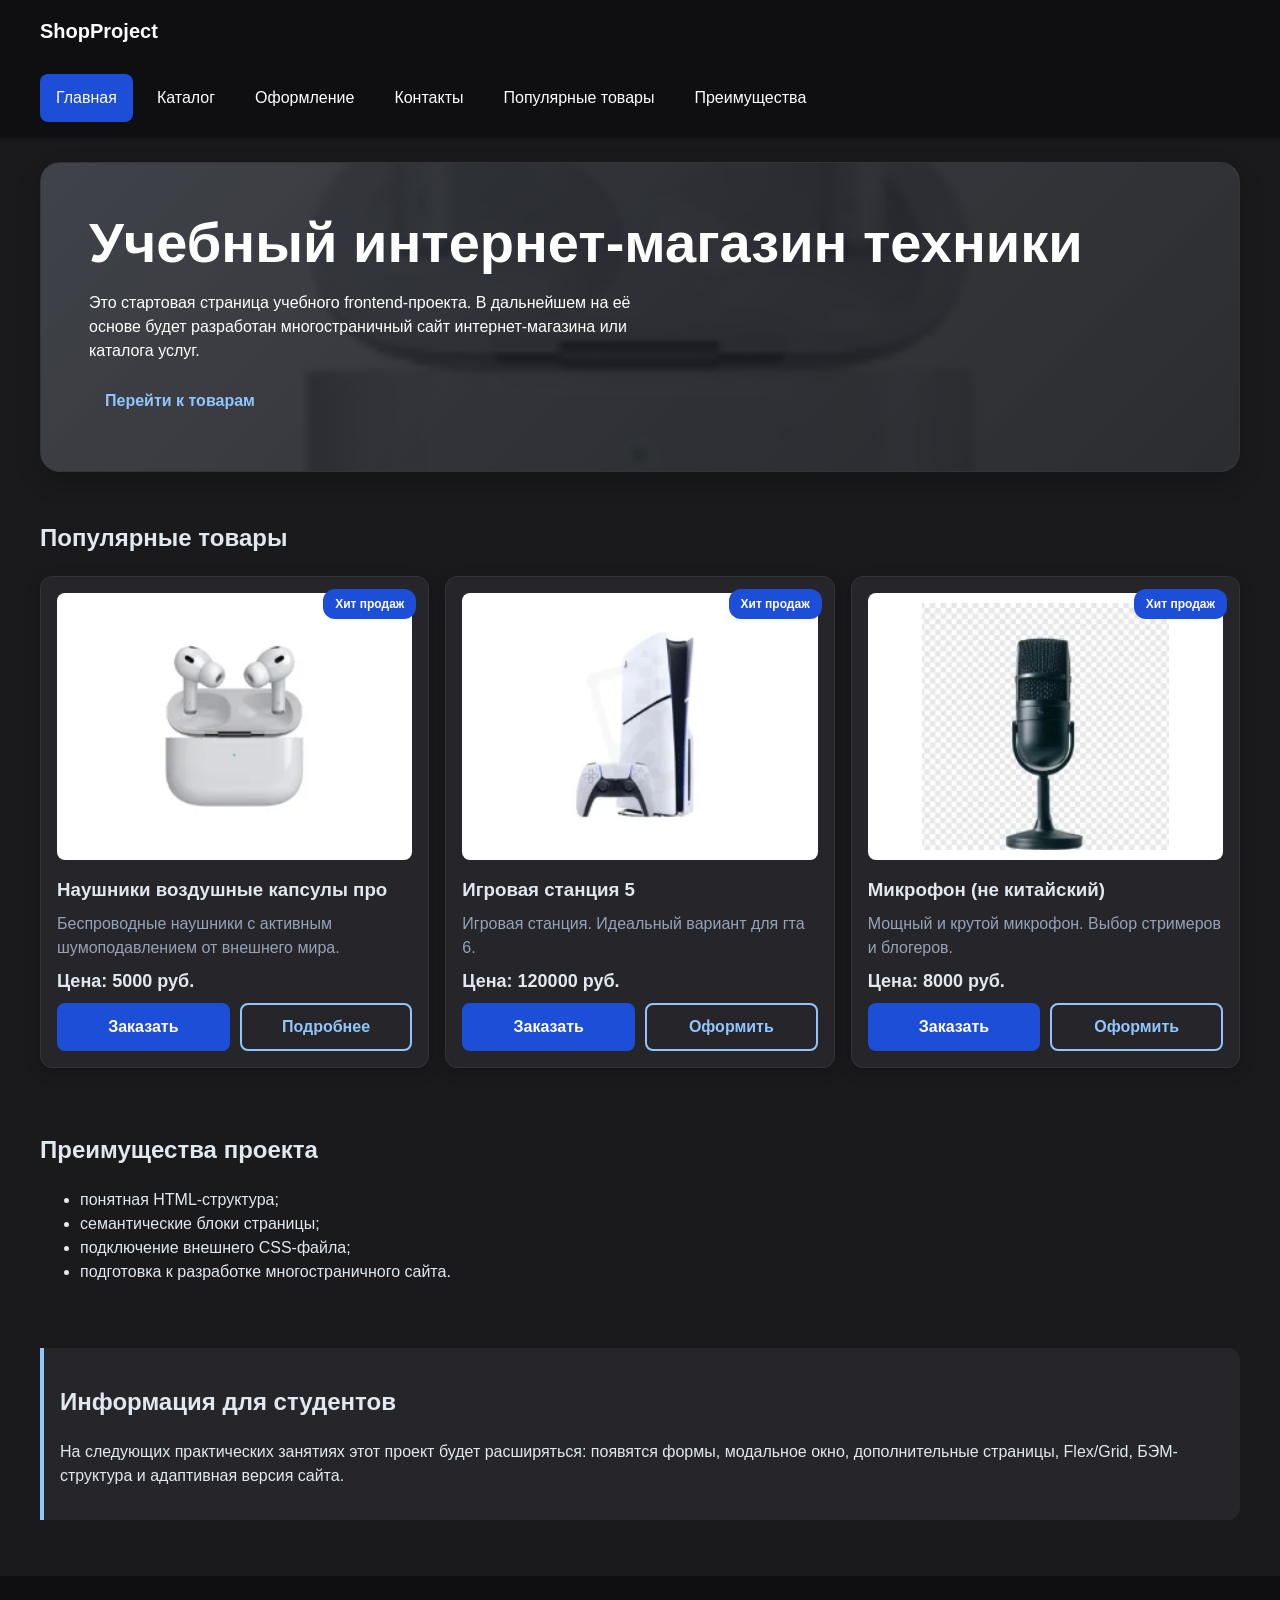
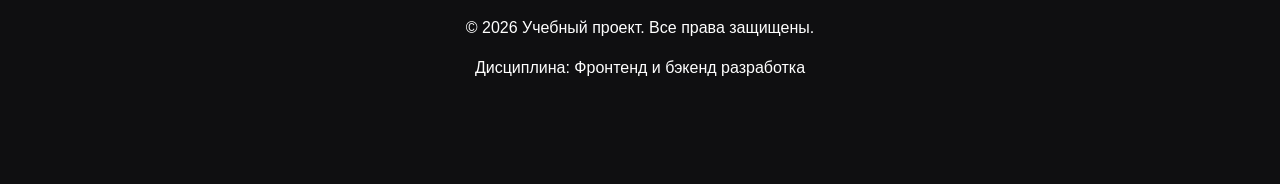
<file: index.html>
<!DOCTYPE html>
<html lang="ru">
<head>
    <meta charset="UTF-8">
    <meta name="viewport" content="width=device-width, initial-scale=1.0">
    <title>Главная — Учебный интернет-магазин</title>
    <link rel="stylesheet" href="css/style.css">
    <link rel="stylesheet" href="css/responsive.css">
    <link rel="stylesheet" href="css/accessibility.css">
    <script src="js/main.js" defer></script>
    <meta property="og:type" content="website">
    <meta property="og:title" content="Учебный интернет-магазин">
    <meta property="og:description" content="Учебный frontend-проект интернет-магазина.">
</head>
<body id="top">
<a class="skip-link" href="#main">Перейти к основному содержимому</a>
<header class="site-header">
    <div class="site-header__inner">
        <a class="site-header__logo" href="index.html">ShopProject</a>
        <button class="button button--secondary menu-toggle" type="button" aria-expanded="false" aria-controls="site-menu" hidden>Меню</button>
        <nav id="site-menu" class="site-nav" aria-label="Основная навигация">
            <ul class="site-nav__list">
                <li class="site-nav__item"><a class="site-nav__link site-nav__link--active" href="index.html" aria-current="page">Главная</a></li>
                <li class="site-nav__item"><a class="site-nav__link" href="catalog.html">Каталог</a></li>
                <li class="site-nav__item"><a class="site-nav__link" href="order.html">Оформление</a></li>
                <li class="site-nav__item"><a class="site-nav__link" href="contacts.html">Контакты</a></li>
                <li class="site-nav__item"><a class="site-nav__link" href="index.html#popular">Популярные товары</a></li>
                <li class="site-nav__item"><a class="site-nav__link" href="index.html#advantages">Преимущества</a></li>
            </ul>
        </nav>
    </div>
</header>
<main id="main" tabindex="-1">
    <section class="hero">
        <h1 class="hero__title">Учебный интернет-магазин техники</h1>
        <p>
            Это стартовая страница учебного frontend-проекта.
            В дальнейшем на её основе будет разработан многостраничный сайт
            интернет-магазина или каталога услуг.
        </p>
        <a class="button" href="#popular">Перейти к товарам</a>
    </section>
    <section class="section" id="popular">
        <h2>Популярные товары</h2>
        <div class="products-grid">
            <article class="product-card">
                <picture>
                    <source type="image/webp" srcset="images/product-1-100.webp 100w, images/product-1.webp 200w" sizes="(min-width: 1232px) 355px, (min-width: 1024px) calc((100vw - 166px) / 3), (min-width: 640px) calc((100vw - 116px) / 2), calc(100vw - 66px)">
                    <img class="product-card__image" src="images/product-1.jpg" alt="Беспроводные наушники" srcset="images/product-1-100.jpg 100w, images/product-1.jpg 200w" sizes="(min-width: 1232px) 355px, (min-width: 1024px) calc((100vw - 166px) / 3), (min-width: 640px) calc((100vw - 116px) / 2), calc(100vw - 66px)" width="200" height="200" loading="lazy">
                </picture>
                <span class="product-card__badge">Хит продаж</span>
                <h3 class="product-card__title">Наушники воздушные капсулы про</h3>
                <p class="product-card__description">Беспроводные наушники с активным шумоподавлением от внешнего мира.</p>
                <p class="product-card__price">Цена: 5000 руб.</p>
                <div class="product-card__actions">
                    <button class="button button--primary product-card__button" aria-label="Заказать: Наушники воздушные капсулы про" aria-haspopup="dialog" aria-controls="order-dialog" type="button" data-product="Беспроводные наушники" style="margin-top: 0;">Заказать</button>
                    <a class="button button--secondary" href="product.html" aria-label="Подробнее о наушниках">Подробнее</a>
            </div>
            </article>
            <article class="product-card">
                <picture>
                    <source type="image/webp" srcset="images/product-2-100.webp 100w, images/product-2.webp 200w" sizes="(min-width: 1232px) 355px, (min-width: 1024px) calc((100vw - 166px) / 3), (min-width: 640px) calc((100vw - 116px) / 2), calc(100vw - 66px)">
                    <img class="product-card__image" src="images/product-2.jpg" alt="Игровая станция 5" srcset="images/product-2-100.jpg 100w, images/product-2.jpg 200w" sizes="(min-width: 1232px) 355px, (min-width: 1024px) calc((100vw - 166px) / 3), (min-width: 640px) calc((100vw - 116px) / 2), calc(100vw - 66px)" width="200" height="200" loading="lazy">
                </picture>
                <span class="product-card__badge">Хит продаж</span>
                <h3 class="product-card__title">Игровая станция 5</h3>
                <p class="product-card__description">Игровая станция. Идеальный вариант для гта 6.</p>
                <p class="product-card__price">Цена: 120000 руб.</p>
                <div class="product-card__actions">
                    <button class="button button--primary product-card__button" aria-label="Заказать: Игровая станция 5" aria-haspopup="dialog" aria-controls="order-dialog" type="button" data-product="Игровая станция 5" style="margin-top: 0;">Заказать</button>
                    <a class="button button--secondary" href="order.html" aria-label="Оформить заявку: Игровая станция 5">Оформить</a>
            </div>
            </article>
            <article class="product-card">

                <picture>
                    <source type="image/webp" srcset="images/product-3-100.webp 100w, images/product-3.webp 200w" sizes="(min-width: 1232px) 355px, (min-width: 1024px) calc((100vw - 166px) / 3), (min-width: 640px) calc((100vw - 116px) / 2), calc(100vw - 66px)">
                    <img
                        src="images/product-3.jpg"
                        alt="Микрофон"
                        class="product-card__image"
                 srcset="images/product-3-100.jpg 100w, images/product-3.jpg 200w" sizes="(min-width: 1232px) 355px, (min-width: 1024px) calc((100vw - 166px) / 3), (min-width: 640px) calc((100vw - 116px) / 2), calc(100vw - 66px)" width="200" height="200" loading="lazy">
                </picture>

                <span class="product-card__badge">Хит продаж</span>
                <h3 class="product-card__title">Микрофон (не китайский) </h3>
                <p class="product-card__description">Мощный и крутой микрофон. Выбор стримеров и блогеров.</p>
                <p class="product-card__price">Цена: 8000 руб.</p>
                <div class="product-card__actions">
                    <button class="button button--primary product-card__button" aria-label="Заказать: Микрофон (не китайский)" aria-haspopup="dialog" aria-controls="order-dialog" type="button" data-product="Микрофон" style="margin-top: 0;">Заказать</button>
                    <a class="button button--secondary" href="order.html" aria-label="Оформить заявку: Микрофон (не китайский)">Оформить</a>
            </div>
            </article>
        </div>
    </section>
    <section class="section" id="advantages">
        <h2>Преимущества проекта</h2>
        <ul class="advantages-list">
            <li>понятная HTML-структура;</li>
            <li>семантические блоки страницы;</li>
            <li>подключение внешнего CSS-файла;</li>
            <li>подготовка к разработке многостраничного сайта.</li>
        </ul>
    </section>
    <aside class="aside-info">
        <h2>Информация для студентов</h2>
        <p>
            На следующих практических занятиях этот проект будет расширяться:
            появятся формы, модальное окно, дополнительные страницы, Flex/Grid,
            БЭМ-структура и адаптивная версия сайта.
        </p>
    </aside>
</main>
<footer id="contacts">
    <p>&copy; 2026 Учебный проект. Все права защищены.</p>
    <p>Дисциплина: Фронтенд и бэкенд разработка</p>
</footer>
<dialog class="order-dialog" id="order-dialog" aria-labelledby="order-dialog-title">
    <h2 class="order-dialog__title" id="order-dialog-title">Оформление заявки</h2>
    <form class="order-form" id="order-form" action="#" method="post">
        <p class="form-note">Обязательные поля: имя, e-mail, телефон, тема заявки и согласие на обработку данных.</p>
        <p class="form-errors" role="alert" hidden></p>
        <input id="selected-product" name="selected-product" type="hidden">
        <div class="order-form__field">
            <label class="order-form__label" for="order-name">Имя</label>
            <input
                    class="order-form__input"
                    id="order-name"
                    name="name"
                    type="text"
                    placeholder="Введите ваше имя"
                    minlength="2"
                    autocomplete="given-name"
                    required
            >
        </div>
        <div class="order-form__field">
            <label class="order-form__label" for="order-email">E-mail</label>
            <input
                    class="order-form__input"
                    id="order-email"
                    name="email"
                    type="email"
                    placeholder="example@mail.ru"
                    autocomplete="email"
                    required
            >
        </div>
        <div class="order-form__field">
            <label class="order-form__label" for="order-phone">Телефон</label>
            <input
                    class="order-form__input"
                    id="order-phone"
                    name="phone"
                    type="tel"
                    inputmode="tel"
                    placeholder="+7 (900) 000-00-00"
                    pattern="[+]7 [(][0-9]{3}[)] [0-9]{3}&#45;[0-9]{2}&#45;[0-9]{2}"
                    required
             aria-describedby="order-phone-hint">
            <small id="order-phone-hint">Формат: +7 (900) 000-00-00</small>
        </div>
        <div class="order-form__field">
            <label class="order-form__label" for="order-date">Дата связи</label>
            <input
                    class="order-form__input"
                    id="order-date"
                    name="date"
                    type="date"
            >
        </div>
        <div class="order-form__field">
            <label class="order-form__label" for="order-topic">Тема заявки</label>
            <select class="order-form__select" id="order-topic" name="topic" required>
                <option value="">Выберите тему</option>
                <option value="product">Заказ товара</option>
                <option value="consultation">Консультация</option>
                <option value="delivery">Доставка</option>
            </select>
        </div>
        <div class="order-form__field">
            <label class="order-form__label" for="order-comment">Комментарий</label>
            <textarea
                    class="order-form__textarea"
                    id="order-comment"
                    name="comment"
                    rows="4"
                    placeholder="Укажите дополнительную информацию"
            ></textarea>
        </div>
        <div class="order-form__field order-form__field--checkbox">
            <label class="order-form__label">
                <input
                        class="order-form__input"
                        id="order-agreement"
                        name="agreement"
                        type="checkbox"
                        required
                >
                Я согласен на обработку данных
            </label>
        </div>
        <div class="order-form__actions">
            <button class="button button--secondary" type="button" id="close-order-dialog">
                Закрыть
            </button>
            <button class="button button--primary" type="submit">
                Отправить заявку
            </button>
        </div>
    </form>
</dialog>
<p class="success-message" id="success-message" role="status" aria-live="polite" aria-atomic="true"></p>
</body>
</html>
</file>
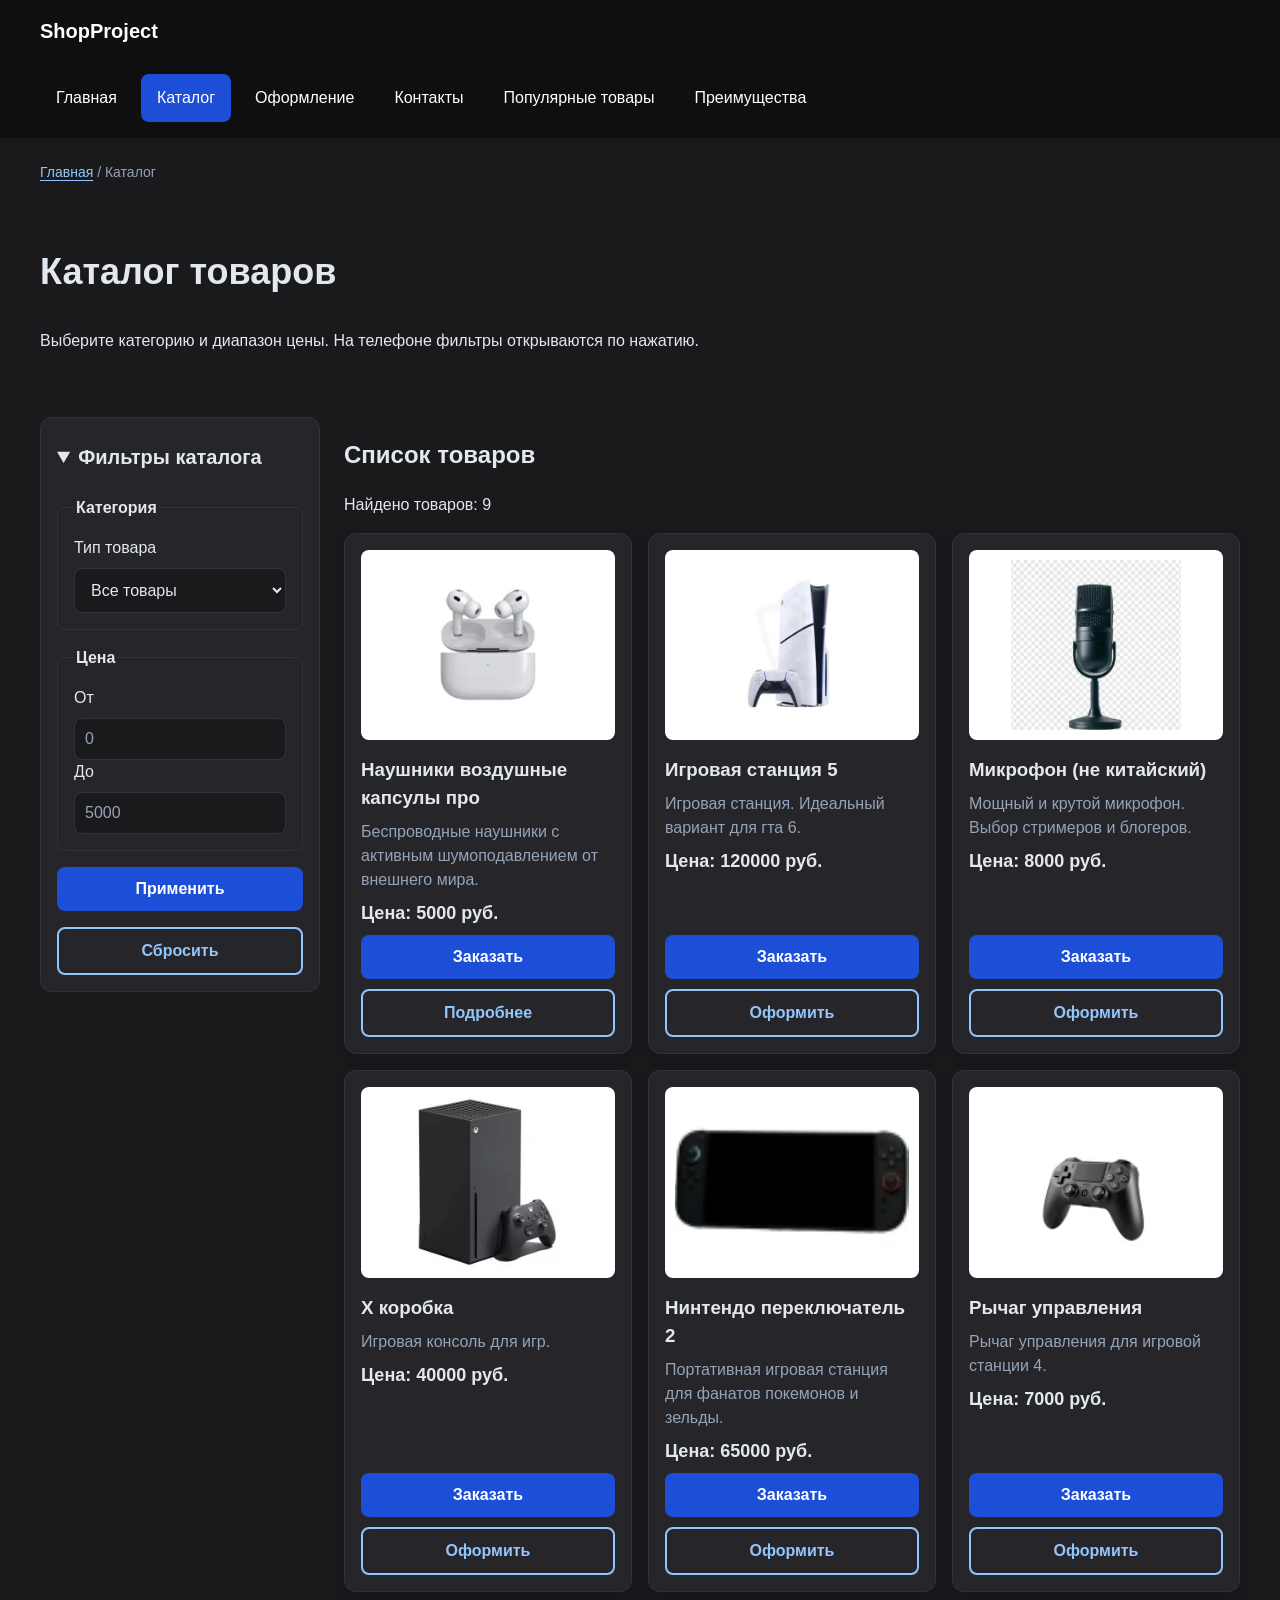
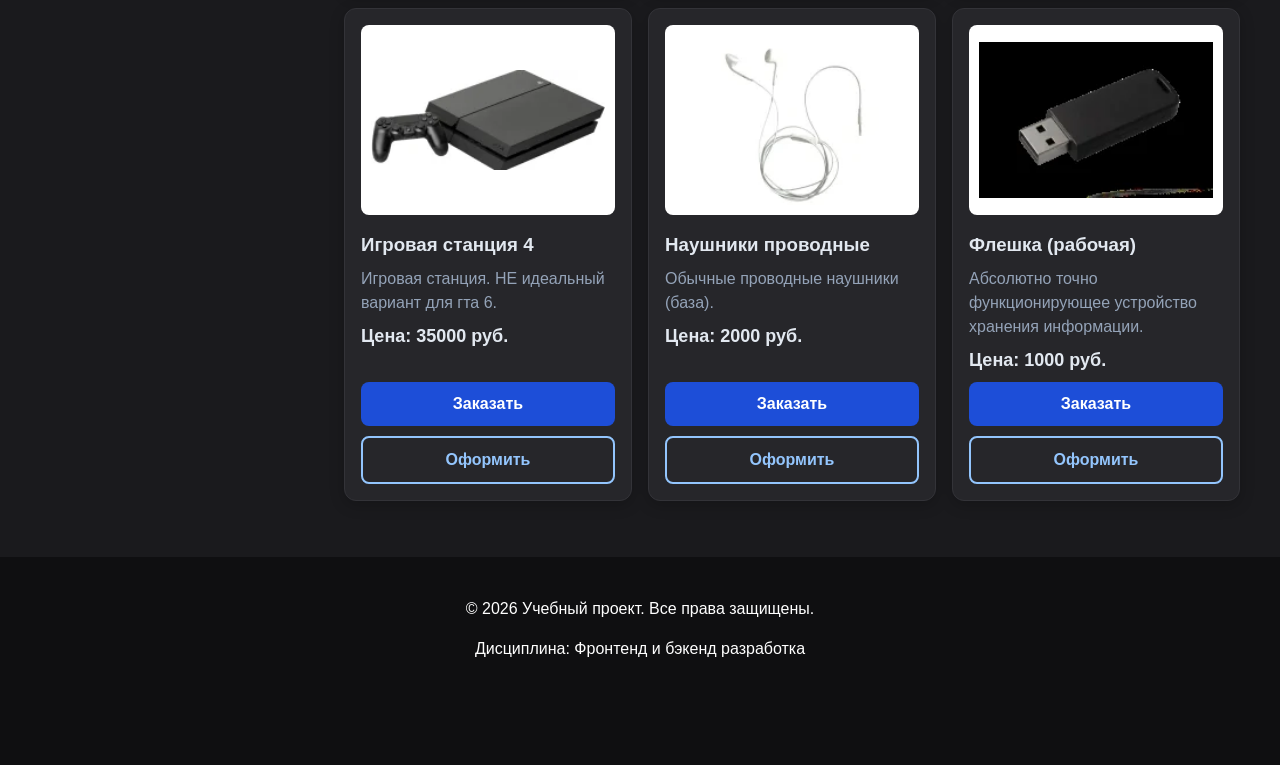
<file: catalog.html>
<!DOCTYPE html>
<html lang="ru">
<head>
    <meta charset="UTF-8">
    <meta name="viewport" content="width=device-width, initial-scale=1.0">
    <meta name="description" content="Каталог товаров учебного интернет-магазина.">
    <title>Каталог товаров — Учебный интернет-магазин</title>
    <link rel="stylesheet" href="css/style.css">
    <link rel="stylesheet" href="css/responsive.css">
    <link rel="stylesheet" href="css/accessibility.css">
    <script src="js/main.js" defer></script>
    <meta property="og:type" content="website">
    <meta property="og:title" content="Учебный интернет-магазин">
    <meta property="og:description" content="Учебный frontend-проект интернет-магазина.">
</head>
<body id="top">
<a class="skip-link" href="#main">Перейти к основному содержимому</a>
<header class="site-header">
    <div class="site-header__inner">
        <a class="site-header__logo" href="index.html">ShopProject</a>
        <button class="button button--secondary menu-toggle" type="button" aria-expanded="false" aria-controls="site-menu" hidden>Меню</button>
        <nav id="site-menu" class="site-nav" aria-label="Основная навигация">
            <ul class="site-nav__list">
                <li class="site-nav__item"><a class="site-nav__link" href="index.html">Главная</a></li>
                <li class="site-nav__item"><a class="site-nav__link site-nav__link--active" href="catalog.html" aria-current="page">Каталог</a></li>
                <li class="site-nav__item"><a class="site-nav__link" href="order.html">Оформление</a></li>
                <li class="site-nav__item"><a class="site-nav__link" href="contacts.html">Контакты</a></li>
                <li class="site-nav__item"><a class="site-nav__link" href="index.html#popular">Популярные товары</a></li>
                <li class="site-nav__item"><a class="site-nav__link" href="index.html#advantages">Преимущества</a></li>
            </ul>
        </nav>
    </div>
</header>
<main id="main" tabindex="-1">
    <nav class="breadcrumbs" aria-label="Хлебные крошки">
        <a class="breadcrumbs__link" href="index.html">Главная</a>
        <span class="breadcrumbs__current" aria-current="page">Каталог</span>
    </nav>
    <section class="section">
        <h1>Каталог товаров</h1>
        <p>
            Выберите категорию и диапазон цены. На телефоне фильтры открываются по нажатию.
        </p>
    </section>
    <section class="catalog-layout">
        <aside class="catalog-filters">
            <details class="filter-disclosure"><summary>Фильтры каталога</summary>
            <form class="filters-form" action="#" method="get">
                <fieldset><legend>Категория</legend>
                    <label for="filter-category">Тип товара</label>
                    <select id="filter-category" name="category" class="order-form__select">
                        <option value="all">Все товары</option><option value="audio">Аудиотехника</option><option value="console">Игровые консоли</option><option value="accessory">Аксессуары</option>
                    </select></fieldset>
                <fieldset>
                    <legend>Цена</legend>
                    <label for="price-from">От</label>
                    <input id="price-from" name="price-from" type="number" min="0" placeholder="0">
                    <label for="price-to">До</label>
                    <input id="price-to" name="price-to" type="number" min="0" placeholder="5000">
                </fieldset>
                <p id="filter-error" class="form-errors" role="alert" hidden></p>
                <button class="button button--primary" type="submit">Применить</button>
                <button class="button button--secondary" type="reset">Сбросить</button>
            </form>
            </details>
        </aside>
        <section class="catalog-products">
            <h2>Список товаров</h2>
            <p id="filter-status" role="status" aria-live="polite">Найдено товаров: 9</p>
            <p id="filter-empty" hidden>Ничего не найдено. Измените фильтры или нажмите «Сбросить».</p>
            <div class="products-grid">
            <article class="product-card" data-category="audio" data-price="5000">
                <picture>
                    <source type="image/webp" srcset="images/product-1-100.webp 100w, images/product-1.webp 200w" sizes="(min-width: 1280px) 254px, (min-width: 1024px) calc((100vw - 420px) / 2), (min-width: 640px) calc((100vw - 116px) / 2), calc(100vw - 66px)">
                    <img class="product-card__image" src="images/product-1.jpg" alt="Беспроводные наушники" srcset="images/product-1-100.jpg 100w, images/product-1.jpg 200w" sizes="(min-width: 1280px) 254px, (min-width: 1024px) calc((100vw - 420px) / 2), (min-width: 640px) calc((100vw - 116px) / 2), calc(100vw - 66px)" width="200" height="200" loading="lazy">
                </picture>
                <h3 class="product-card__title">Наушники воздушные капсулы про</h3>
                <p class="product-card__description">Беспроводные наушники с активным шумоподавлением от внешнего мира.</p>
                <p class="product-card__price">Цена: 5000 руб.</p>
                <div class="product-card__actions">
                    <button class="button button--primary product-card__button" aria-label="Заказать: Наушники воздушные капсулы про" aria-haspopup="dialog" aria-controls="order-dialog" type="button" data-product="Беспроводные наушники" style="margin-top: 0;">Заказать</button>
                    <a class="button button--secondary" href="product.html" aria-label="Подробнее о наушниках">Подробнее</a>
            </div>
            </article>
            <article class="product-card" data-category="console" data-price="120000">
                <picture>
                    <source type="image/webp" srcset="images/product-2-100.webp 100w, images/product-2.webp 200w" sizes="(min-width: 1280px) 254px, (min-width: 1024px) calc((100vw - 420px) / 2), (min-width: 640px) calc((100vw - 116px) / 2), calc(100vw - 66px)">
                    <img class="product-card__image" src="images/product-2.jpg" alt="Игровая станция 5" srcset="images/product-2-100.jpg 100w, images/product-2.jpg 200w" sizes="(min-width: 1280px) 254px, (min-width: 1024px) calc((100vw - 420px) / 2), (min-width: 640px) calc((100vw - 116px) / 2), calc(100vw - 66px)" width="200" height="200" loading="lazy">
                </picture>
                <h3 class="product-card__title">Игровая станция 5</h3>
                <p class="product-card__description">Игровая станция. Идеальный вариант для гта 6.</p>
                <p class="product-card__price">Цена: 120000 руб.</p>
                <div class="product-card__actions">
                    <button class="button button--primary product-card__button" aria-label="Заказать: Игровая станция 5" aria-haspopup="dialog" aria-controls="order-dialog" type="button" data-product="Игровая станция 5" style="margin-top: 0;">Заказать</button>
                    <a class="button button--secondary" href="order.html" aria-label="Оформить заявку: Игровая станция 5">Оформить</a>
            </div>
            </article>
            <article class="product-card" data-category="audio" data-price="8000">
                <picture>
                    <source type="image/webp" srcset="images/product-3-100.webp 100w, images/product-3.webp 200w" sizes="(min-width: 1280px) 254px, (min-width: 1024px) calc((100vw - 420px) / 2), (min-width: 640px) calc((100vw - 116px) / 2), calc(100vw - 66px)">
                    <img class="product-card__image" src="images/product-3.jpg" alt="Микрофон" srcset="images/product-3-100.jpg 100w, images/product-3.jpg 200w" sizes="(min-width: 1280px) 254px, (min-width: 1024px) calc((100vw - 420px) / 2), (min-width: 640px) calc((100vw - 116px) / 2), calc(100vw - 66px)" width="200" height="200" loading="lazy">
                </picture>
                <h3 class="product-card__title">Микрофон (не китайский) </h3>
                <p class="product-card__description">Мощный и крутой микрофон. Выбор стримеров и блогеров.</p>
                <p class="product-card__price">Цена: 8000 руб.</p>
                <div class="product-card__actions">
                    <button class="button button--primary product-card__button" aria-label="Заказать: Микрофон (не китайский)" aria-haspopup="dialog" aria-controls="order-dialog" type="button" data-product="Микрофон" style="margin-top: 0;">Заказать</button>
                    <a class="button button--secondary" href="order.html" aria-label="Оформить заявку: Микрофон (не китайский)">Оформить</a>
            </div>
            </article>
                <article class="product-card" data-category="console" data-price="40000">
                    <picture>
                    <source type="image/webp" srcset="images/product-4-100.webp 100w, images/product-4.webp 200w" sizes="(min-width: 1280px) 254px, (min-width: 1024px) calc((100vw - 420px) / 2), (min-width: 640px) calc((100vw - 116px) / 2), calc(100vw - 66px)">
                    <img class="product-card__image" src="images/product-4.jpg" alt="Игровая консоль Х коробка" srcset="images/product-4-100.jpg 100w, images/product-4.jpg 200w" sizes="(min-width: 1280px) 254px, (min-width: 1024px) calc((100vw - 420px) / 2), (min-width: 640px) calc((100vw - 116px) / 2), calc(100vw - 66px)" width="200" height="200" loading="lazy">
                </picture>
                    <h3 class="product-card__title">Х коробка</h3>
                    <p class="product-card__description">Игровая консоль для игр.</p>
                    <p class="product-card__price">Цена: 40000 руб.</p>
                    <div class="product-card__actions">
                        <button class="button button--primary product-card__button" aria-label="Заказать: Х коробка" aria-haspopup="dialog" aria-controls="order-dialog" type="button" data-product="Х коробка" style="margin-top: 0;">Заказать</button>
                        <a class="button button--secondary" href="order.html" aria-label="Оформить заявку: Х коробка">Оформить</a>
                </div>
                </article>
                <article class="product-card" data-category="console" data-price="65000">
                    <picture>
                    <source type="image/webp" srcset="images/product-5-100.webp 100w, images/product-5.webp 200w" sizes="(min-width: 1280px) 254px, (min-width: 1024px) calc((100vw - 420px) / 2), (min-width: 640px) calc((100vw - 116px) / 2), calc(100vw - 66px)">
                    <img class="product-card__image" src="images/product-5.jpg" alt="Нинтендо переключатель 2" srcset="images/product-5-100.jpg 100w, images/product-5.jpg 200w" sizes="(min-width: 1280px) 254px, (min-width: 1024px) calc((100vw - 420px) / 2), (min-width: 640px) calc((100vw - 116px) / 2), calc(100vw - 66px)" width="200" height="112" loading="lazy">
                </picture>
                    <h3 class="product-card__title">Нинтендо переключатель 2</h3>
                    <p class="product-card__description">Портативная игровая станция для фанатов покемонов и зельды.</p>
                    <p class="product-card__price">Цена: 65000 руб.</p>
                    <div class="product-card__actions">
                        <button class="button button--primary product-card__button" aria-label="Заказать: Нинтендо переключатель 2" aria-haspopup="dialog" aria-controls="order-dialog" type="button" data-product="Нинтендо переключатель 2" style="margin-top: 0;">Заказать</button>
                        <a class="button button--secondary" href="order.html" aria-label="Оформить заявку: Нинтендо переключатель 2">Оформить</a>
                </div>
                </article>
                <article class="product-card" data-category="accessory" data-price="7000">
                    <picture>
                    <source type="image/webp" srcset="images/product-6-100.webp 100w, images/product-6.webp 200w" sizes="(min-width: 1280px) 254px, (min-width: 1024px) calc((100vw - 420px) / 2), (min-width: 640px) calc((100vw - 116px) / 2), calc(100vw - 66px)">
                    <img class="product-card__image" src="images/product-6.jpg" alt="Игровой контроллер" srcset="images/product-6-100.jpg 100w, images/product-6.jpg 200w" sizes="(min-width: 1280px) 254px, (min-width: 1024px) calc((100vw - 420px) / 2), (min-width: 640px) calc((100vw - 116px) / 2), calc(100vw - 66px)" width="200" height="156" loading="lazy">
                </picture>
                    <h3 class="product-card__title">Рычаг управления</h3>
                    <p class="product-card__description">Рычаг управления для игровой станции 4.</p>
                    <p class="product-card__price">Цена: 7000 руб.</p>
                    <div class="product-card__actions">
                        <button class="button button--primary product-card__button" aria-label="Заказать: Рычаг управления" aria-haspopup="dialog" aria-controls="order-dialog" type="button" data-product="Рычаг управления" style="margin-top: 0;">Заказать</button>
                        <a class="button button--secondary" href="order.html" aria-label="Оформить заявку: Рычаг управления">Оформить</a>
                </div>
                </article>
                <article class="product-card" data-category="console" data-price="35000">
                <picture>
                    <source type="image/webp" srcset="images/product-7-100.webp 100w, images/product-7.webp 200w" sizes="(min-width: 1280px) 254px, (min-width: 1024px) calc((100vw - 420px) / 2), (min-width: 640px) calc((100vw - 116px) / 2), calc(100vw - 66px)">
                    <img class="product-card__image" src="images/product-7.jpg" alt="Игровая станция 4" srcset="images/product-7-100.jpg 100w, images/product-7.jpg 200w" sizes="(min-width: 1280px) 254px, (min-width: 1024px) calc((100vw - 420px) / 2), (min-width: 640px) calc((100vw - 116px) / 2), calc(100vw - 66px)" width="200" height="86" loading="lazy">
                </picture>
                <h3 class="product-card__title">Игровая станция 4</h3>
                <p class="product-card__description">Игровая станция. НЕ идеальный вариант для гта 6.</p>
                <p class="product-card__price">Цена: 35000 руб.</p>
                    <div class="product-card__actions">
                        <button class="button button--primary product-card__button" aria-label="Заказать: Игровая станция 4" aria-haspopup="dialog" aria-controls="order-dialog" type="button" data-product="Игровая станция 4" style="margin-top: 0;">Заказать</button>
                        <a class="button button--secondary" href="order.html" aria-label="Оформить заявку: Игровая станция 4">Оформить</a>
            </div>
            </article>
                <article class="product-card" data-category="audio" data-price="2000">
                    <picture>
                    <source type="image/webp" srcset="images/product-8-100.webp 100w, images/product-8.webp 200w" sizes="(min-width: 1280px) 254px, (min-width: 1024px) calc((100vw - 420px) / 2), (min-width: 640px) calc((100vw - 116px) / 2), calc(100vw - 66px)">
                    <img class="product-card__image" src="images/product-8.jpg" alt="Наушники проводные" srcset="images/product-8-100.jpg 100w, images/product-8.jpg 200w" sizes="(min-width: 1280px) 254px, (min-width: 1024px) calc((100vw - 420px) / 2), (min-width: 640px) calc((100vw - 116px) / 2), calc(100vw - 66px)" width="200" height="150" loading="lazy">
                </picture>
                    <h3 class="product-card__title">Наушники проводные</h3>
                    <p class="product-card__description">Обычные проводные наушники (база).</p>
                    <p class="product-card__price">Цена: 2000 руб.</p>
                    <div class="product-card__actions">
                        <button class="button button--primary product-card__button" aria-label="Заказать: Наушники проводные" aria-haspopup="dialog" aria-controls="order-dialog" type="button" data-product="Наушники проводные" style="margin-top: 0;">Заказать</button>
                        <a class="button button--secondary" href="order.html" aria-label="Оформить заявку: Наушники проводные">Оформить</a>
                </div>
                </article>
                <article class="product-card" data-category="accessory" data-price="1000">
                    <picture>
                    <source type="image/webp" srcset="images/product-9-100.webp 100w, images/product-9.webp 200w" sizes="(min-width: 1280px) 254px, (min-width: 1024px) calc((100vw - 420px) / 2), (min-width: 640px) calc((100vw - 116px) / 2), calc(100vw - 66px)">
                    <img class="product-card__image" src="images/product-9.jpg" alt="USB-флешка" srcset="images/product-9-100.jpg 100w, images/product-9.jpg 200w" sizes="(min-width: 1280px) 254px, (min-width: 1024px) calc((100vw - 420px) / 2), (min-width: 640px) calc((100vw - 116px) / 2), calc(100vw - 66px)" width="200" height="133" loading="lazy">
                </picture>
                    <h3 class="product-card__title">Флешка (рабочая)</h3>
                    <p class="product-card__description">Абсолютно точно функционирующее устройство хранения информации.</p>
                    <p class="product-card__price">Цена: 1000 руб.</p>
                    <div class="product-card__actions">
                        <button class="button button--primary product-card__button" aria-label="Заказать: Флешка (рабочая)" aria-haspopup="dialog" aria-controls="order-dialog" type="button" data-product="Флешка (рабочая)" style="margin-top: 0;">Заказать</button>
                        <a class="button button--secondary" href="order.html" aria-label="Оформить заявку: Флешка (рабочая)">Оформить</a>
                </div>
                </article>
        </div>
    </section>
    </section>
</main>
<footer>
    <p>&copy; 2026 Учебный проект. Все права защищены.</p>
    <p>Дисциплина: Фронтенд и бэкенд разработка</p>
</footer>
<dialog class="order-dialog" id="order-dialog" aria-labelledby="order-dialog-title">
    <h2 class="order-dialog__title" id="order-dialog-title">Оформление заявки</h2>
    <form class="order-form" id="order-form" action="#" method="post">
        <p class="form-note">Обязательные поля: имя, e-mail, телефон, тема заявки и согласие на обработку данных.</p>
        <p class="form-errors" role="alert" hidden></p>
        <input id="selected-product" name="selected-product" type="hidden">
        <div class="order-form__field">
            <label class="order-form__label" for="order-name">Имя</label>
            <input class="order-form__input" id="order-name" name="name" type="text" placeholder="Введите ваше имя" minlength="2" autocomplete="given-name" required>
        </div>
        <div class="order-form__field">
            <label class="order-form__label" for="order-email">E-mail</label>
            <input class="order-form__input" id="order-email" name="email" type="email" placeholder="example@mail.ru" autocomplete="email" required>
        </div>
        <div class="order-form__field">
            <label class="order-form__label" for="order-phone">Телефон</label>
            <input class="order-form__input" id="order-phone" name="phone" type="tel" autocomplete="tel" inputmode="tel" placeholder="+7 (900) 000-00-00" pattern="[+]7 [(][0-9]{3}[)] [0-9]{3}&#45;[0-9]{2}&#45;[0-9]{2}" required aria-describedby="order-phone-hint">
            <small id="order-phone-hint">Формат: +7 (900) 000-00-00</small>
        </div>
        <div class="order-form__field">
            <label class="order-form__label" for="order-date">Дата связи</label>
            <input class="order-form__input" id="order-date" name="date" type="date">
        </div>
        <div class="order-form__field">
            <label class="order-form__label" for="order-topic">Тема заявки</label>
            <select class="order-form__select" id="order-topic" name="topic" required>
                <option value="">Выберите тему</option>
                <option value="product">Заказ товара</option>
                <option value="consultation">Консультация</option>
                <option value="delivery">Доставка</option>
            </select>
        </div>
        <div class="order-form__field">
            <label class="order-form__label" for="order-comment">Комментарий</label>
            <textarea class="order-form__textarea" id="order-comment" name="comment" rows="4" placeholder="Укажите дополнительную информацию"></textarea>
        </div>
        <div class="order-form__field order-form__field--checkbox">
            <label class="order-form__label">
                <input class="order-form__input" id="order-agreement" name="agreement" type="checkbox" required>
                Я согласен на обработку данных
            </label>
        </div>
        <div class="order-form__actions">
            <button class="button button--secondary" type="button" id="close-order-dialog">Закрыть</button>
            <button class="button button--primary" type="submit">Отправить заявку</button>
        </div>
    </form>
</dialog>
<p class="success-message" id="success-message" role="status" aria-live="polite" aria-atomic="true"></p>
</body>
</html>
</file>
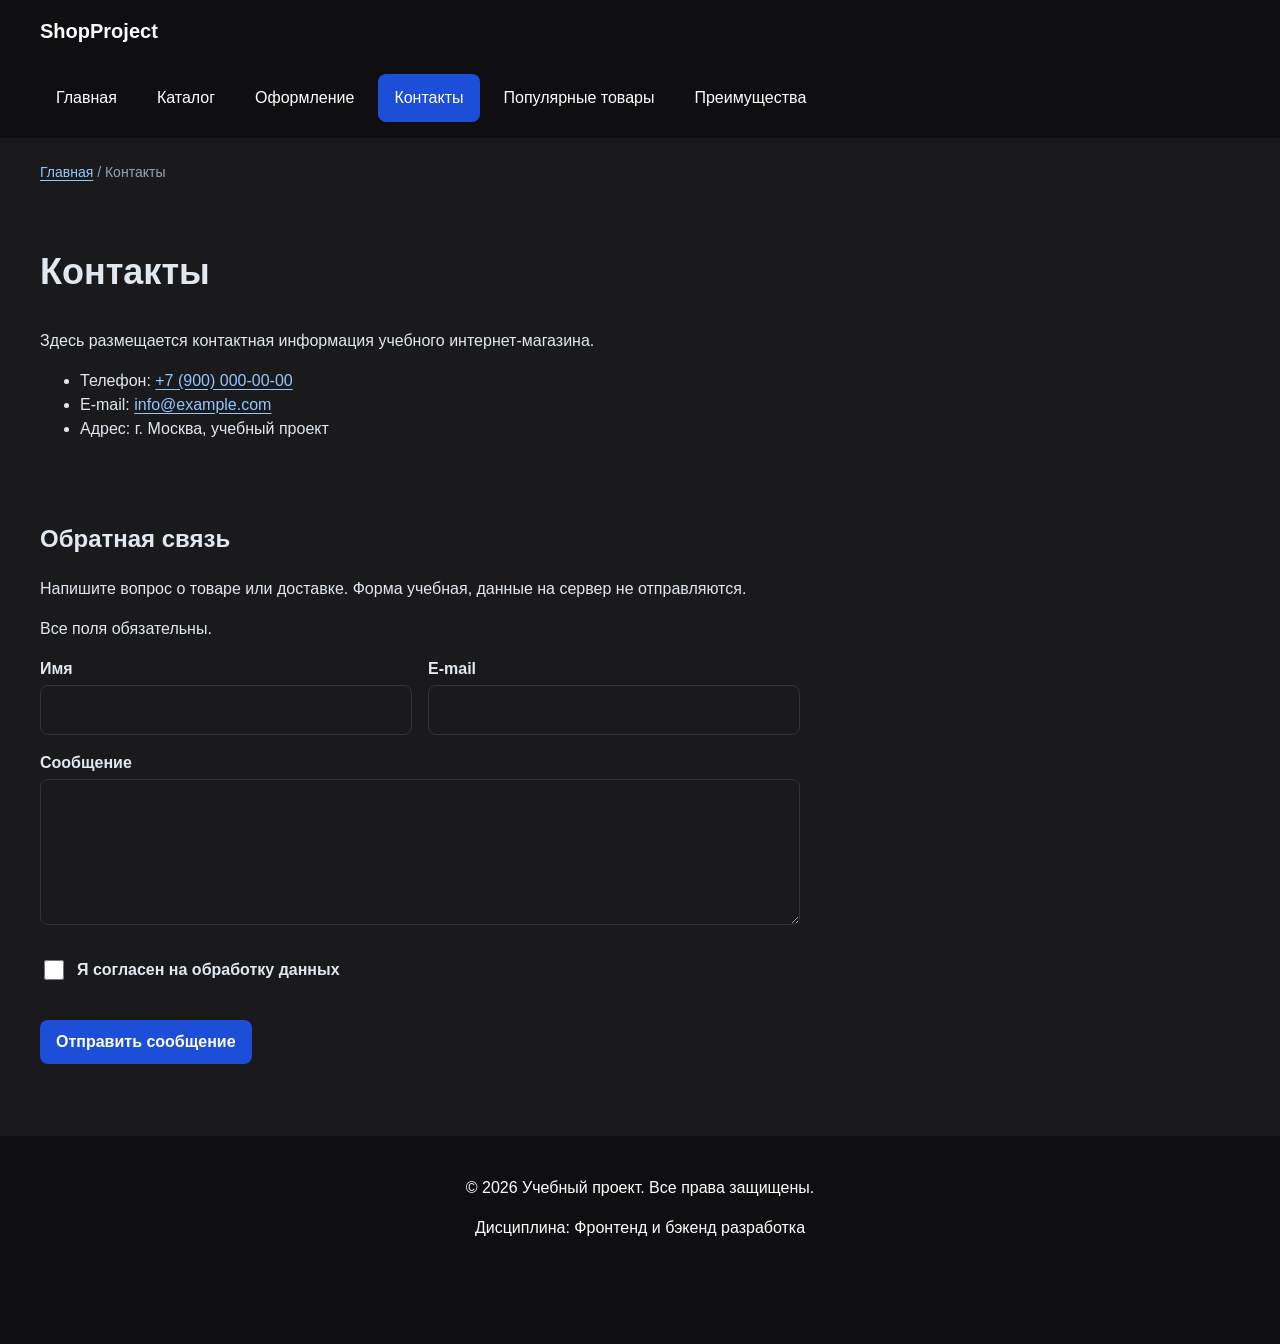
<file: contacts.html>
<!DOCTYPE html>
<html lang="ru">
<head>
    <meta charset="UTF-8">
    <meta name="viewport" content="width=device-width, initial-scale=1.0">
    <meta name="description" content="Контактная информация учебного интернет-магазина.">
    <title>Контакты — Учебный интернет-магазин</title>
    <link rel="stylesheet" href="css/style.css">
    <link rel="stylesheet" href="css/responsive.css">
    <link rel="stylesheet" href="css/accessibility.css">
    <meta property="og:type" content="website">
    <meta property="og:title" content="Учебный интернет-магазин">
    <meta property="og:description" content="Учебный frontend-проект интернет-магазина.">
    <script src="js/main.js" defer></script>
</head>
<body id="top">
<a class="skip-link" href="#main">Перейти к основному содержимому</a>
<header class="site-header">
    <div class="site-header__inner">
        <a class="site-header__logo" href="index.html">ShopProject</a>
        <button class="button button--secondary menu-toggle" type="button" aria-expanded="false" aria-controls="site-menu" hidden>Меню</button>
        <nav id="site-menu" class="site-nav" aria-label="Основная навигация">
            <ul class="site-nav__list">
                <li class="site-nav__item"><a class="site-nav__link" href="index.html">Главная</a></li>
                <li class="site-nav__item"><a class="site-nav__link" href="catalog.html">Каталог</a></li>
                <li class="site-nav__item"><a class="site-nav__link" href="order.html">Оформление</a></li>
                <li class="site-nav__item"><a class="site-nav__link site-nav__link--active" href="contacts.html" aria-current="page">Контакты</a></li>
                <li class="site-nav__item"><a class="site-nav__link" href="index.html#popular">Популярные товары</a></li>
                <li class="site-nav__item"><a class="site-nav__link" href="index.html#advantages">Преимущества</a></li>
            </ul>
        </nav>
    </div>
</header>
<main id="main" tabindex="-1">
    <nav class="breadcrumbs" aria-label="Хлебные крошки">
        <a class="breadcrumbs__link" href="index.html">Главная</a>
        <span class="breadcrumbs__current" aria-current="page">Контакты</span>
    </nav>
    <section class="section">
        <h1>Контакты</h1>
        <p>
            Здесь размещается контактная информация учебного интернет-магазина.
        </p>
        <ul>
            <li>Телефон: <a href="tel:+79000000000">+7 (900) 000-00-00</a></li>
            <li>E-mail: <a href="mailto:info@example.com">info@example.com</a></li>
            <li>Адрес: г. Москва, учебный проект</li>
        </ul>
    </section>
    <section class="section" id="feedback">
        <h2>Обратная связь</h2>
        <p>Напишите вопрос о товаре или доставке. Форма учебная, данные на сервер не отправляются.</p>
        <form class="order-form order-form--page feedback-form" action="#" method="post">
            <p class="form-note">Все поля обязательны.</p>
            <p class="form-errors" role="alert" hidden></p>
            <div class="order-form__field"><label class="order-form__label" for="feedback-name">Имя</label><input class="order-form__input" id="feedback-name" name="name" autocomplete="given-name" minlength="2" required></div>
            <div class="order-form__field"><label class="order-form__label" for="feedback-email">E-mail</label><input class="order-form__input" id="feedback-email" name="email" type="email" autocomplete="email" required></div>
            <div class="order-form__field"><label class="order-form__label" for="feedback-message">Сообщение</label><textarea class="order-form__textarea" id="feedback-message" name="message" rows="5" required></textarea></div>
            <div class="order-form__field order-form__field--checkbox"><label class="order-form__label" for="feedback-agreement"><input class="order-form__input" type="checkbox" id="feedback-agreement" name="agreement" required>Я согласен на обработку данных</label></div>
            <div class="order-form__actions"><button class="button button--primary" type="submit">Отправить сообщение</button></div>
        </form>
        <p class="success-message" id="success-message" role="status" aria-live="polite" aria-atomic="true"></p>
    </section>
</main>
<footer>
    <p>&copy; 2026 Учебный проект. Все права защищены.</p>
    <p>Дисциплина: Фронтенд и бэкенд разработка</p>
</footer>
</body>
</html>
</file>
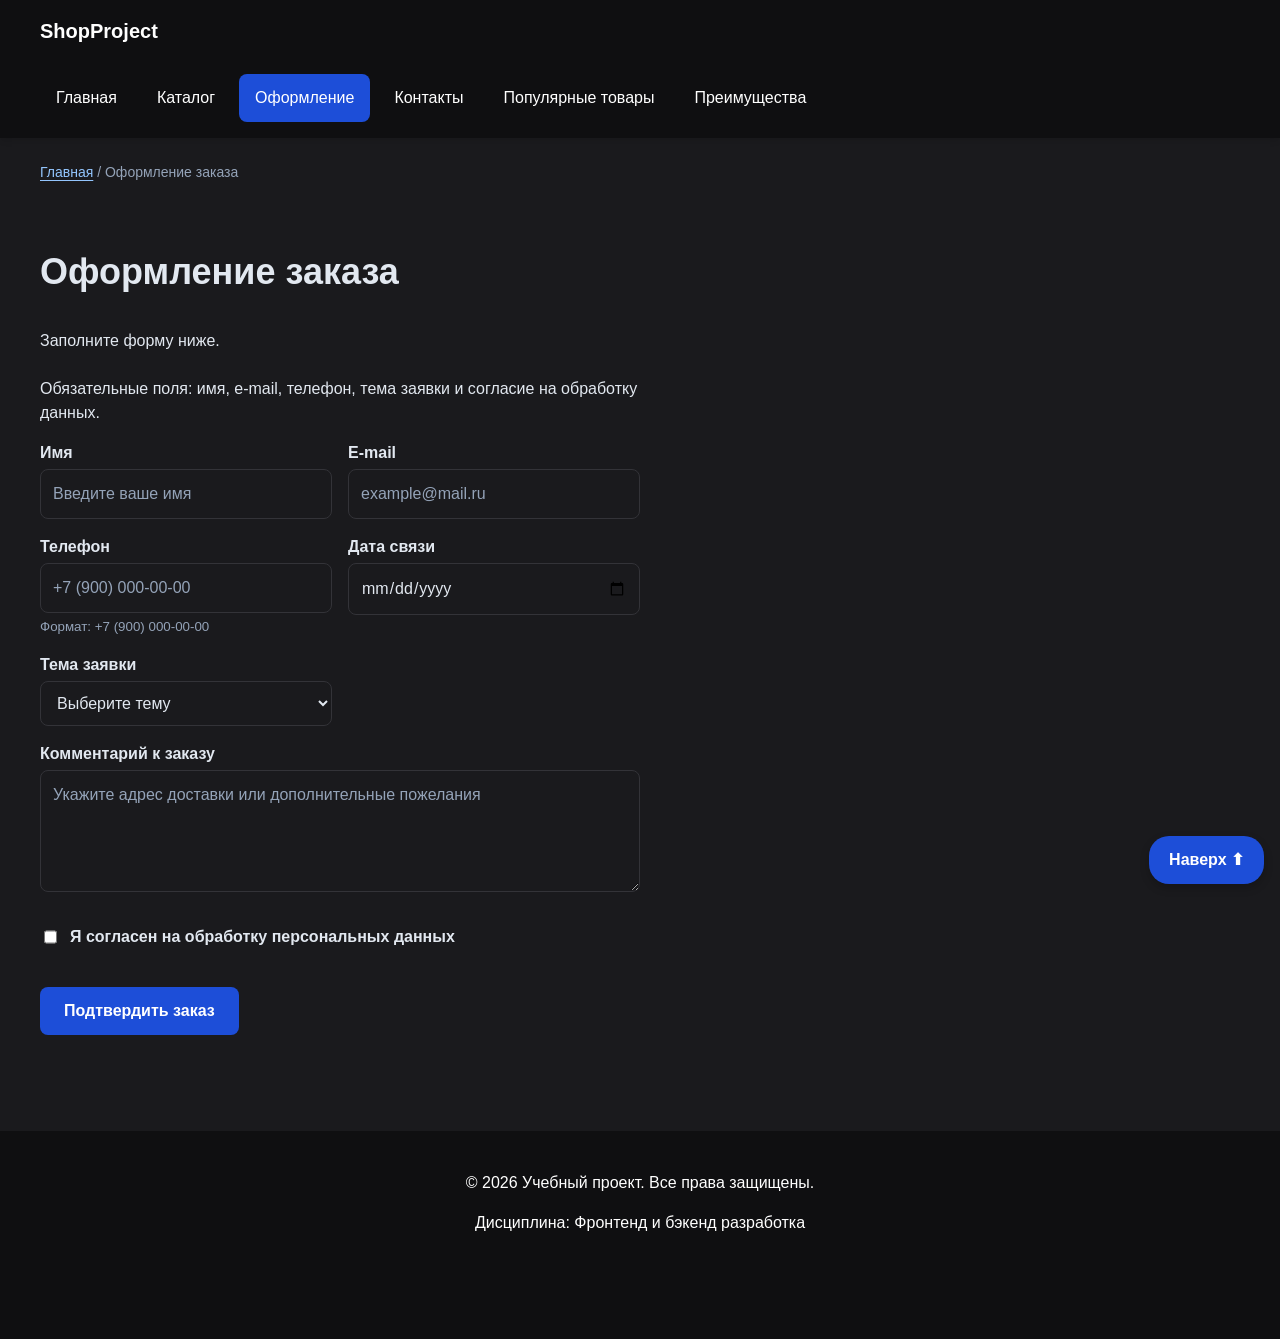
<file: order.html>
<!DOCTYPE html>
<html lang="ru">
<head>
    <meta charset="UTF-8">
    <meta name="viewport" content="width=device-width, initial-scale=1.0">
    <title>Оформление заказа — Учебный интернет-магазин</title>
    <link rel="stylesheet" href="css/style.css">
    <link rel="stylesheet" href="css/responsive.css">
    <link rel="stylesheet" href="css/accessibility.css">
    <script src="js/main.js" defer></script>
</head>
<body id="top">
<a class="skip-link" href="#main">Перейти к основному содержимому</a>
<header class="site-header">
    <div class="site-header__inner">
        <a class="site-header__logo" href="index.html">ShopProject</a>
        <button class="button button--secondary menu-toggle" type="button" aria-expanded="false" aria-controls="site-menu" hidden>Меню</button>
        <nav id="site-menu" class="site-nav" aria-label="Основная навигация">
            <ul class="site-nav__list">
                <li class="site-nav__item"><a class="site-nav__link" href="index.html">Главная</a></li>
                <li class="site-nav__item"><a class="site-nav__link" href="catalog.html">Каталог</a></li>
                <li class="site-nav__item"><a class="site-nav__link site-nav__link--active" href="order.html" aria-current="page">Оформление</a></li>
                <li class="site-nav__item"><a class="site-nav__link" href="contacts.html">Контакты</a></li>
                <li class="site-nav__item"><a class="site-nav__link" href="index.html#popular">Популярные товары</a></li>
                <li class="site-nav__item"><a class="site-nav__link" href="index.html#advantages">Преимущества</a></li>
            </ul>
        </nav>
    </div>
</header>
<main id="main" tabindex="-1">
    <nav class="breadcrumbs" aria-label="Хлебные крошки">
        <a class="breadcrumbs__link" href="index.html">Главная</a>
        <span class="breadcrumbs__current" aria-current="page">Оформление заказа</span>
    </nav>
    <section class="section">
        <h1>Оформление заказа</h1>
        <p>Заполните форму ниже.</p>
        <form class="order-form order-form--page" style="max-width: 600px; margin: var(--space-lg) 0;" action="#" method="post">
        <p class="form-note">Обязательные поля: имя, e-mail, телефон, тема заявки и согласие на обработку данных.</p>
        <p class="form-errors" role="alert" hidden></p>
            <div class="order-form__field">
                <label class="order-form__label" for="page-order-name">Имя</label>
                <input class="order-form__input" id="page-order-name" name="name" type="text" placeholder="Введите ваше имя" minlength="2" autocomplete="given-name" required>
            </div>
            <div class="order-form__field">
                <label class="order-form__label" for="page-order-email">E-mail</label>
                <input class="order-form__input" id="page-order-email" name="email" type="email" placeholder="example@mail.ru" autocomplete="email" required>
            </div>
            <div class="order-form__field">
                <label class="order-form__label" for="page-order-phone">Телефон</label>
                <input class="order-form__input" id="page-order-phone" name="phone" type="tel" autocomplete="tel" inputmode="tel" placeholder="+7 (900) 000-00-00" pattern="[+]7 [(][0-9]{3}[)] [0-9]{3}&#45;[0-9]{2}&#45;[0-9]{2}" required aria-describedby="page-order-phone-hint">
                <small id="page-order-phone-hint">Формат: +7 (900) 000-00-00</small>
            </div>
            <div class="order-form__field">
                <label class="order-form__label" for="page-order-date">Дата связи</label>
                <input class="order-form__input" id="page-order-date" name="date" type="date">
            </div>
            <div class="order-form__field">
                <label class="order-form__label" for="page-order-topic">Тема заявки</label>
                <select class="order-form__select" id="page-order-topic" name="topic" required>
                    <option value="">Выберите тему</option>
                    <option value="product">Заказ товара</option>
                    <option value="consultation">Консультация</option>
                    <option value="delivery">Доставка</option>
                </select>
            </div>
            <div class="order-form__field">
                <label class="order-form__label" for="page-order-comment">Комментарий к заказу</label>
                <textarea class="order-form__textarea" id="page-order-comment" name="comment" rows="4" placeholder="Укажите адрес доставки или дополнительные пожелания"></textarea>
            </div>
            <div class="order-form__field order-form__field--checkbox">
                <label class="order-form__label">
                    <input class="order-form__input" id="page-order-agreement" name="agreement" type="checkbox" required style="width: auto;">
                    Я согласен на обработку персональных данных
                </label>
            </div>
            <div class="order-form__actions">
                <button class="button button--primary" type="submit" style="font-size: 16px; padding: 12px 24px;">Подтвердить заказ</button>
            </div>
        </form>
        <p class="success-message" id="success-message" role="status" aria-live="polite" aria-atomic="true"></p>
    </section>
</main>
<footer>
    <p>&copy; 2026 Учебный проект. Все права защищены.</p>
    <p>Дисциплина: Фронтенд и бэкенд разработка</p>
</footer>
<a href="#top" class="button-up">Наверх ⬆</a>
</body>
</html>
</file>
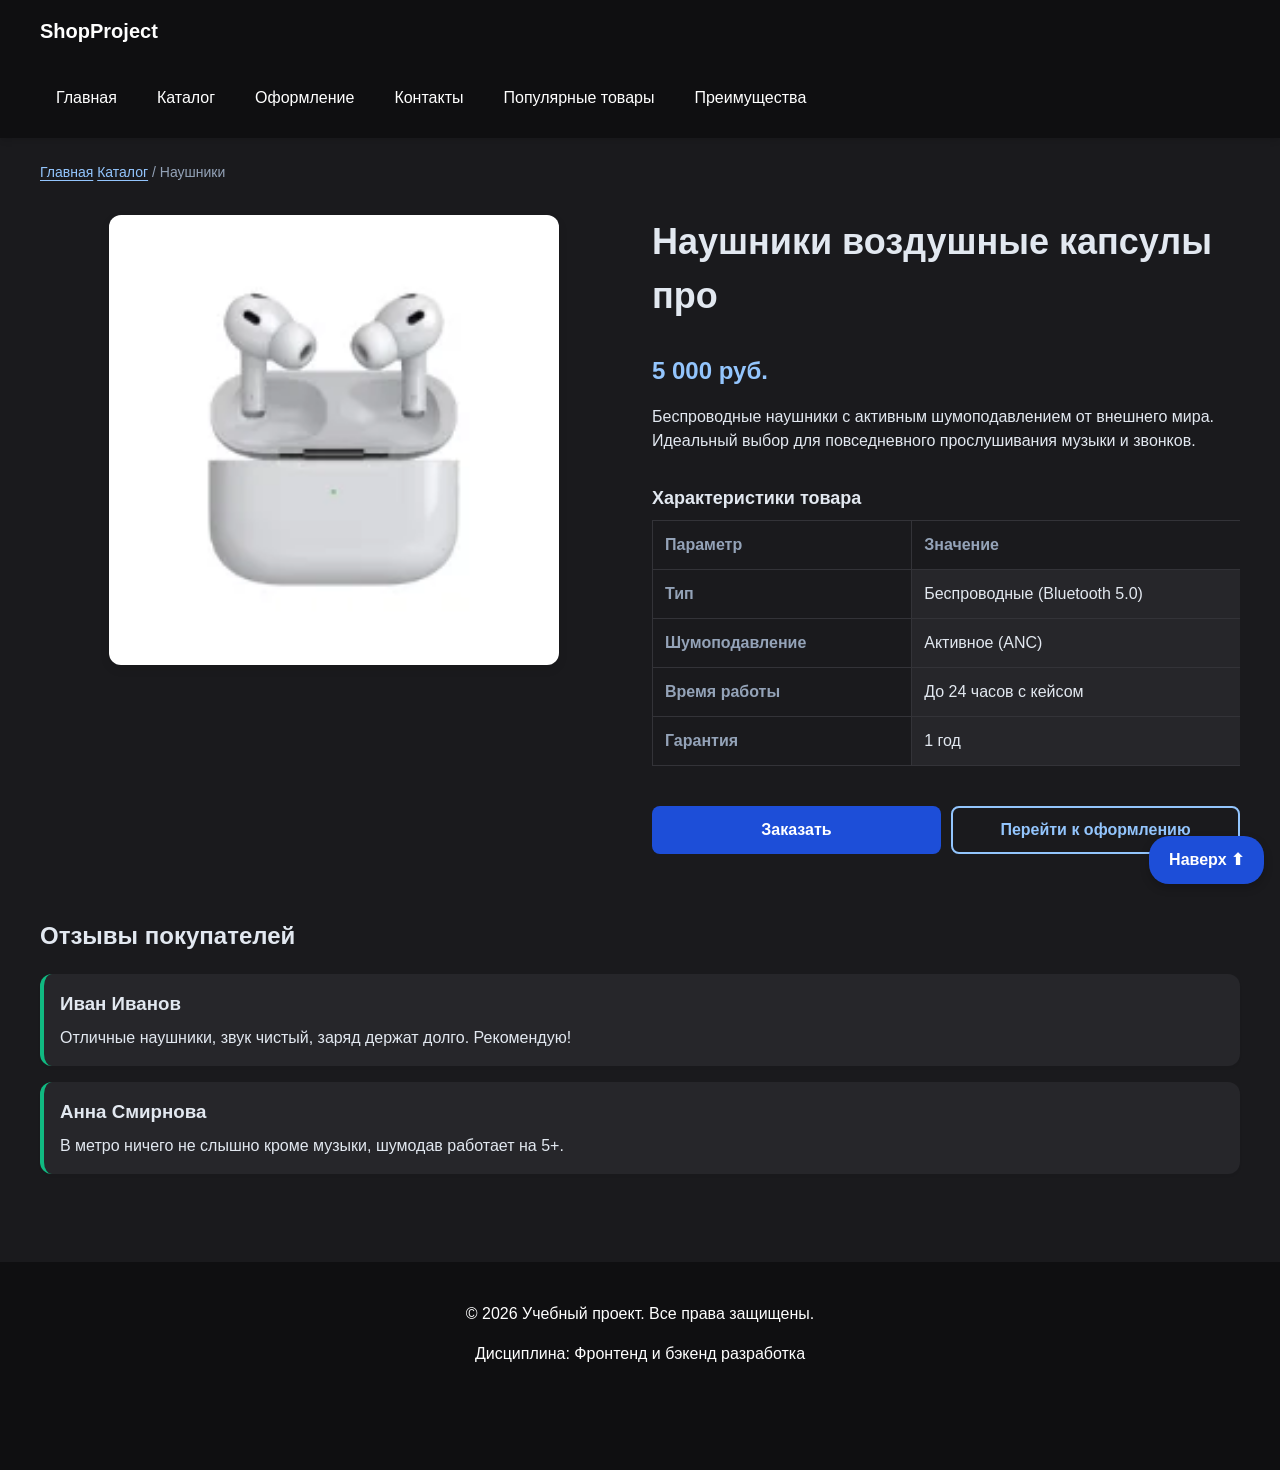
<file: product.html>
<!DOCTYPE html>
<html lang="ru">
<head>
    <meta charset="UTF-8">
    <meta name="viewport" content="width=device-width, initial-scale=1.0">
    <title>Наушники воздушные капсулы про — Учебный интернет-магазин</title>
    <link rel="stylesheet" href="css/style.css">
    <link rel="stylesheet" href="css/responsive.css">
    <link rel="stylesheet" href="css/accessibility.css">
    <script src="js/main.js" defer></script>
</head>
<body id="top">
<a class="skip-link" href="#main">Перейти к основному содержимому</a>
<header class="site-header">
    <div class="site-header__inner">
        <a class="site-header__logo" href="index.html">ShopProject</a>
        <button class="button button--secondary menu-toggle" type="button" aria-expanded="false" aria-controls="site-menu" hidden>Меню</button>
        <nav id="site-menu" class="site-nav" aria-label="Основная навигация">
            <ul class="site-nav__list">
                <li class="site-nav__item"><a class="site-nav__link" href="index.html">Главная</a></li>
                <li class="site-nav__item"><a class="site-nav__link" href="catalog.html">Каталог</a></li>
                <li class="site-nav__item"><a class="site-nav__link" href="order.html">Оформление</a></li>
                <li class="site-nav__item"><a class="site-nav__link" href="contacts.html">Контакты</a></li>
                <li class="site-nav__item"><a class="site-nav__link" href="index.html#popular">Популярные товары</a></li>
                <li class="site-nav__item"><a class="site-nav__link" href="index.html#advantages">Преимущества</a></li>
            </ul>
        </nav>
    </div>
</header>
<main id="main" tabindex="-1">
    <nav class="breadcrumbs" aria-label="Хлебные крошки">
        <a class="breadcrumbs__link" href="index.html">Главная</a>
        <a class="breadcrumbs__link" href="catalog.html">Каталог</a>
        <span class="breadcrumbs__current" aria-current="page">Наушники</span>
    </nav>
    <section class="section">
        <div class="product-layout">
            <div class="product-layout__image">
                <picture>
                    <source type="image/webp" srcset="images/product-1-100.webp 100w, images/product-1.webp 200w" sizes="(min-width: 1024px) 450px, calc(100vw - 32px)">
                    <img src="images/product-1.jpg" alt="Наушники воздушные капсулы про" style="width: 100%; max-width: 450px; border-radius: var(--radius-md); box-shadow: 0 4px 10px rgba(0,0,0,0.1); display: block; margin: 0 auto;" srcset="images/product-1-100.jpg 100w, images/product-1.jpg 200w" sizes="(min-width: 1024px) 450px, calc(100vw - 32px)" width="200" height="200">
                </picture>
            </div>
            <div class="product-layout__info">
                <h1 style="margin-top: 0;">Наушники воздушные капсулы про</h1>
                <p class="product-card__price" style="font-size: 24px; color: var(--color-primary);">5 000 руб.</p>
                <p>Беспроводные наушники с активным шумоподавлением от внешнего мира. Идеальный выбор для повседневного прослушивания музыки и звонков.</p>
                <section class="mobile-specs" aria-labelledby="mobile-specs-title"><h2 id="mobile-specs-title">Характеристики товара</h2><dl><div><dt>Тип</dt><dd>Беспроводные (Bluetooth 5.0)</dd></div><div><dt>Шумоподавление</dt><dd>Активное (ANC)</dd></div><div><dt>Время работы</dt><dd>До 24 часов с кейсом</dd></div><div><dt>Гарантия</dt><dd>1 год</dd></div></dl></section>
                <div class="table-wrapper desktop-specs" tabindex="0" role="region" aria-label="Характеристики товара — горизонтальная прокрутка">
                <table class="product-table">
                    <caption>Характеристики товара</caption>
                    <thead>
                    <tr>
                        <th scope="col">Параметр</th>
                        <th scope="col">Значение</th>
                    </tr>
                    </thead>
                    <tbody>
                    <tr>
                        <th scope="row">Тип</th>
                        <td>Беспроводные (Bluetooth 5.0)</td>
                    </tr>
                    <tr>
                        <th scope="row">Шумоподавление</th>
                        <td>Активное (ANC)</td>
                    </tr>
                    <tr>
                        <th scope="row">Время работы</th>
                        <td>До 24 часов с кейсом</td>
                    </tr>
                    <tr>
                        <th scope="row">Гарантия</th>
                        <td>1 год</td>
                    </tr>
                    </tbody>
                </table>
                </div>
                <div class="product-actions">
                    <button class="button button--primary product-card__button" aria-haspopup="dialog" aria-controls="order-dialog" type="button" data-product="Наушники">Заказать</button>
                    <a class="button button--secondary" href="order.html">Перейти к оформлению</a>
                </div>
            </div>
        </div>
    </section>
    <section class="section reviews-section">
        <h2>Отзывы покупателей</h2>
        <article class="review-card">
            <h3 style="margin: 0 0 8px 0;">Иван Иванов</h3>
            <p style="margin: 0;">Отличные наушники, звук чистый, заряд держат долго. Рекомендую!</p>
        </article>
        <article class="review-card" style="margin-top: 16px;">
            <h3 style="margin: 0 0 8px 0;">Анна Смирнова</h3>
            <p style="margin: 0;">В метро ничего не слышно кроме музыки, шумодав работает на 5+.</p>
        </article>
    </section>
</main>
<a href="#top" class="button-up">Наверх ⬆</a>
<dialog class="order-dialog" id="order-dialog" aria-labelledby="order-dialog-title">
    <h2 class="order-dialog__title" id="order-dialog-title">Оформление заявки</h2>
    <form class="order-form" id="order-form" action="#" method="post">
        <p class="form-note">Обязательные поля: имя, e-mail, телефон, тема заявки и согласие на обработку данных.</p>
        <p class="form-errors" role="alert" hidden></p>
        <input id="selected-product" name="selected-product" type="hidden">
        <div class="order-form__field">
            <label class="order-form__label" for="order-name">Имя</label>
            <input class="order-form__input" id="order-name" name="name" type="text" placeholder="Введите ваше имя" minlength="2" autocomplete="given-name" required>
        </div>
        <div class="order-form__field">
            <label class="order-form__label" for="order-email">E-mail</label>
            <input class="order-form__input" id="order-email" name="email" type="email" placeholder="example@mail.ru" autocomplete="email" required>
        </div>
        <div class="order-form__field">
            <label class="order-form__label" for="order-phone">Телефон</label>
            <input class="order-form__input" id="order-phone" name="phone" type="tel" autocomplete="tel" inputmode="tel" placeholder="+7 (900) 000-00-00" pattern="[+]7 [(][0-9]{3}[)] [0-9]{3}&#45;[0-9]{2}&#45;[0-9]{2}" required aria-describedby="order-phone-hint">
            <small id="order-phone-hint">Формат: +7 (900) 000-00-00</small>
        </div>
        <div class="order-form__field">
            <label class="order-form__label" for="order-date">Дата связи</label>
            <input class="order-form__input" id="order-date" name="date" type="date">
        </div>
        <div class="order-form__field">
            <label class="order-form__label" for="order-topic">Тема заявки</label>
            <select class="order-form__select" id="order-topic" name="topic" required>
                <option value="">Выберите тему</option>
                <option value="product">Заказ товара</option>
                <option value="consultation">Консультация</option>
                <option value="delivery">Доставка</option>
            </select>
        </div>
        <div class="order-form__field">
            <label class="order-form__label" for="order-comment">Комментарий</label>
            <textarea class="order-form__textarea" id="order-comment" name="comment" rows="4" placeholder="Укажите дополнительную информацию"></textarea>
        </div>
        <div class="order-form__field order-form__field--checkbox">
            <label class="order-form__label">
                <input class="order-form__input" id="order-agreement" name="agreement" type="checkbox" required>
                Я согласен на обработку данных
            </label>
        </div>
        <div class="order-form__actions">
            <button class="button button--secondary" type="button" id="close-order-dialog">Закрыть</button>
            <button class="button button--primary" type="submit">Отправить заявку</button>
        </div>
    </form>
</dialog>
<p class="success-message" id="success-message" role="status" aria-live="polite" aria-atomic="true"></p>
<footer>
    <p>&copy; 2026 Учебный проект. Все права защищены.</p>
    <p>Дисциплина: Фронтенд и бэкенд разработка</p>
</footer>
</body>
</html>
</file>
<file: css/style.css>
/* ===============================
   1. Переменные проекта
   =============================== */

:root {
    /* Основные цвета проекта */
    --color-bg: #1a1a1d; /* Темно-серый фон сайта */
    --color-surface: #26262a; /* Цвет карточек (чуть светлее фона) */
    --color-surface-accent: #0f0f11; /* Почти черная шапка и футер */
    --color-text: #e2e8f0; /* Светло-серый, почти белый текст для хорошей читаемости */
    --color-muted: #94a3b8; /* Приглушенный серый для второстепенного текста */
    --color-primary: #3b82f6; /* Яркий синий акцент для кнопок и ссылок */
    --color-primary-dark: #2563eb;
    --color-border: #333338; /* Темные границы */
    --color-danger: #ef4444;
    --color-success: #10b981;
    --color-success-bg: rgba(16, 185, 129, 0.1); /* Полупрозрачный фон для успешных сообщений */
    --color-white: #ffffff;
    /* Отступы */
    --space-xs: 4px;
    --space-sm: 8px;
    --space-md: 16px;
    --space-lg: 24px;
    --space-xl: 32px;
    /* Скругления */
    --radius-sm: 8px;
    --radius-md: 12px;
    --radius-lg: 20px;
    /* Размеры */
    --container-width: 1200px;
}

/* ===============================
   2. Базовые стили
   =============================== */

* {
    box-sizing: border-box;
}

body {
    position: relative;
    min-height: 100vh;
    margin: 0;
    font-family: Arial, sans-serif;
    line-height: 1.5;
    color: var(--color-text);
    background-color: var(--color-bg);
}

html {
    scroll-behavior: smooth;
    scroll-padding-top: 200px; /* Отступ для якорных ссылок при липкой шапке */
}

:target {
    outline: 2px dashed var(--color-primary);
    outline-offset: 4px;
}

/* ===============================
   3. Шапка, Навигация и Подвал
   =============================== */

header,
main,
footer {
    padding: var(--space-lg);
}

.site-header {
    background-color: var(--color-surface-accent);
    position: sticky;
    top: 0;
    z-index: 100;
    box-shadow: 0 4px 6px -1px rgba(0, 0, 0, 0.1);
}
.site-header__inner {
    max-width: var(--container-width);
    margin: 0 auto;
    padding: var(--space-md) var(--space-lg);
}
.site-header__logo {
    font-weight: 700;
    font-size: 20px;
    color: var(--color-white);
    text-decoration: none;
}

.site-nav__list {
    display: flex;
    flex-wrap: wrap;
    justify-content: center;
    align-items: center;
    gap: var(--space-md);
    padding: 0;
    margin: var(--space-sm) 0 0;
    list-style: none;
}
.site-nav__link {
    display: inline-block;
    padding: var(--space-sm) var(--space-md);
    color: var(--color-white);
    text-decoration: none;
    border-radius: var(--radius-sm);
    transition: background-color 0.2s ease;
}
.site-nav__link:hover,
.site-nav__link--active {
    color: var(--color-white);
    background-color: var(--color-primary);
}
.site-nav__link:focus-visible {
    outline: 2px solid var(--color-white);
    outline-offset: 3px;
}

footer {
    background-color: var(--color-surface-accent);
    z-index: 100;
    padding: var(--space-lg);
    color: var(--color-white);
    text-align: center;
    bottom: 0;
    left: 0;
    width: 100%;
    position: static;
}

/* ===============================
   4. Общие элементы (Кнопки, Ссылки)
   =============================== */

a {
    color: var(--color-primary);
}
a:hover {
    color: var(--color-primary-dark);
}
a:focus-visible {
    outline: 2px solid var(--color-primary);
    outline-offset: 3px;
}

.button {
    display: inline-block;
    padding: 10px var(--space-md);
    border: none;
    border-radius: var(--radius-sm);
    font: inherit;
    font-weight: 600;
    text-decoration: none;
    text-align: center;
    cursor: pointer;
    transition: background-color 0.2s ease, color 0.2s ease;
}
.button--primary {
    color: var(--color-white);
    background-color: var(--color-primary);
}
.button--primary:hover {
    background-color: var(--color-primary-dark);
}
.button--secondary {
    color: var(--color-primary);
    background-color: transparent;
    border: 2px solid var(--color-primary);
}
.button--secondary:hover {
    color: var(--color-white);
    background-color: var(--color-primary);
}
.button:focus-visible {
    outline: 2px solid var(--color-primary);
    outline-offset: 3px;
}
.button:disabled,
.button--disabled {
    opacity: 0.6;
    cursor: not-allowed;
}
.button-up {
    position: fixed;
    bottom: 30px;
    right: 30px;
    background-color: var(--color-primary);
    color: var(--color-white);
    padding: 12px 20px;
    border-radius: var(--radius-lg);
    text-decoration: none;
    font-weight: bold;
    box-shadow: 0 4px 10px rgba(0,0,0,0.2);
    z-index: 999;
    transition: background-color 0.2s ease, transform 0.2s ease;
}
.button-up:hover {
    background-color: var(--color-primary-dark);
    color: var(--color-white);
    transform: translateY(-2px);
}

/* ===============================
   5. Карточки, Сетки и Раскладка
   =============================== */
.hero {
    max-width: var(--container-width);
    margin: 0 auto var(--space-xl);
    padding: var(--space-xl) var(--space-lg);

    /* Добавляем высоту и центрируем текст */
    min-height: 400px; /* Меняй это значение, чтобы сделать блок выше или ниже */
    display: flex;
    flex-direction: column;
    justify-content: center;

    color: var(--color-white);
    border-radius: var(--radius-lg);
    box-shadow: 0 10px 25px rgba(0,0,0,0.2);
    border: 1px solid var(--color-border);

    /* Фон с затемнением */
    background:
            linear-gradient(135deg, rgba(30, 33, 41, 0.85) 0%, rgba(21, 22, 26, 0.9) 100%),
            url('../images/product-1.jpg') center/cover no-repeat;
}

.section {
    max-width: var(--container-width);
    margin: 0 auto var(--space-xl);
}
.section h2 {
    margin-top: 0;
}

/* Каталог */
.catalog-layout {
    max-width: var(--container-width);
    margin: 0 auto var(--space-xl);
    display: grid;
    grid-template-columns: 260px 1fr;
    grid-template-areas: "filters products";
    gap: var(--space-lg);
}
.catalog-filters {
    grid-area: filters;
    padding: var(--space-md);
    border: 1px solid var(--color-border);
    border-radius: var(--radius-md);
    background-color: var(--color-surface);
    position: sticky;
    top: 120px; /* Липкий фильтр */
}
.catalog-products {
    grid-area: products;
}

/* Сетка карточек товаров */
.products-grid {
    display: grid;
    grid-template-columns: repeat(3, 1fr);
    gap: var(--space-lg);
}



/* Оформление карточки товара */
.product-card {
    position: relative;
    display: flex;
    flex-direction: column;
    gap: var(--space-sm);
    padding: var(--space-md);
    background-color: var(--color-surface);
    border-radius: var(--radius-md);
    box-shadow: 0 4px 15px rgba(0, 0, 0, 0.2); /* Более глубокая тень для темной темы */
    transition: transform 0.2s ease, box-shadow 0.2s ease;
    overflow: hidden;
    border: 1px solid var(--color-border); /* Тонкая граница для отделения от фона */
}
.product-card:hover {
    transform: translateY(-4px);
    box-shadow: 0 10px 25px rgba(0, 0, 0, 0.4); /* Усиленная тень при наведении */
}
.product-card__image {
    width: 100%;
    height: 200px;
    object-fit: contain; /* Картинка теперь будет помещаться целиком, без обрезки */
    background-color: #ffffff; /* Делаем аккуратный белый фон под фото */
    padding: 10px; /* Добавляем небольшие поля, чтобы фото "дышало" */
    border-radius: var(--radius-sm);
    margin-bottom: var(--space-sm);
}
.product-card__title {
    margin: 0;
    color: var(--color-text);
}
.product-card__description {
    margin: 0;
    color: var(--color-muted);
}
.product-card__price {
    margin: 0;
    font-size: 18px;
    font-weight: 700;
}
.product-card--discount .product-card__price {
    color: var(--color-danger);
}

/* Бейджи */
.product-card__badge {
    position: absolute;
    top: 12px;
    right: 12px;
    padding: 6px 12px;
    color: var(--color-white);
    background-color: var(--color-primary);
    border-radius: var(--radius-md);
    font-size: 12px;
    font-weight: bold;
    z-index: 10;
}
.product-card--discount .product-card__badge {
    background-color: var(--color-danger);
}

/* Сетка для детальной страницы товара */
.product-layout {
    display: grid;
    grid-template-columns: 1fr 1fr;
    gap: var(--space-xl);
    align-items: start;
}


.review-card {
    background-color: var(--color-surface);
    padding: var(--space-md);
    border-radius: var(--radius-md);
    margin-bottom: var(--space-md);
    border-left: 4px solid var(--color-success);
    box-shadow: 0 2px 4px rgba(0,0,0,0.02);
}

.aside-info {
    max-width: var(--container-width);
    margin: 0 auto var(--space-xl);
    padding: var(--space-md);
    border-left: 4px solid var(--color-primary);
    background-color: var(--color-surface);
    border-radius: 0 var(--radius-md) var(--radius-md) 0;
}

.breadcrumbs {
    max-width: var(--container-width);
    margin: 0 auto var(--space-md);
    font-size: 14px;
    color: var(--color-muted);
}
.breadcrumbs__link { color: var(--color-primary); text-decoration: none; }
.breadcrumbs__link:hover { text-decoration: underline; }
.breadcrumbs__current::before { content: " / "; color: var(--color-muted); }
.breadcrumbs span::before { content: " / "; color: var(--color-muted); }

/* ===============================
   6. Таблицы и Формы
   =============================== */

.product-table {
    width: 100%;
    border-collapse: collapse;
    margin: var(--space-md) 0;
    background-color: var(--color-surface);
}
.product-table caption {
    font-weight: 700;
    margin-bottom: var(--space-sm);
    text-align: left;
    font-size: 18px;
}
.product-table th,
.product-table td {
    padding: 12px;
    border: 1px solid var(--color-border);
    text-align: left;
}
.product-table th {
    background-color: var(--color-bg);
    color: var(--color-muted);
}

.order-dialog {
    width: min(100% - 32px, 560px);
    padding: var(--space-lg);
    border-radius: var(--radius-lg);
    box-shadow: 0 20px 25px -5px rgba(0, 0, 0, 0.5), 0 10px 10px -5px rgba(0, 0, 0, 0.3);
    /* ВОТ ЭТИ ТРИ СТРОЧКИ КРАСЯТ ФОРМУ В ТЕМНЫЙ: */
    border: 1px solid var(--color-border);
    background-color: var(--color-surface);
    color: var(--color-text);
}
.order-dialog::backdrop {
    background-color: rgba(15, 23, 42, 0.8); /* Темный фон позади модалки */
}
.order-dialog__title { margin-top: 0; }

.order-form__field { margin-bottom: var(--space-md); }
.order-form__label {
    display: block;
    margin-bottom: var(--space-xs);
    font-weight: 600;
}
.order-form__input,
.order-form__select,
.order-form__textarea {
    width: 100%;
    padding: 12px;
    border: 1px solid var(--color-border);
    border-radius: var(--radius-sm);
    font: inherit;
    background-color: var(--color-bg);
    /* ВОТ ЭТА СТРОЧКА ДЕЛАЕТ ТЕКСТ В ПОЛЯХ СВЕТЛЫМ: */
    color: var(--color-text);
    transition: border-color 0.2s ease;
}
.order-form__input:hover,
.order-form__select:hover,
.order-form__textarea:hover {
    border-color: var(--color-primary);
}
.order-form__input:focus-visible,
.order-form__select:focus-visible,
.order-form__textarea:focus-visible {
    outline: 2px solid var(--color-primary);
    outline-offset: -1px;
    border-color: var(--color-primary);
}
.order-form__field--checkbox input[type="checkbox"] { width: auto; }
.order-form__field small {
    display: block;
    margin-top: var(--space-xs);
    color: var(--color-muted);
}
.order-form__actions {
    display: flex;
    gap: var(--space-md);
    margin-top: var(--space-lg);
}

[aria-invalid="true"] { border-color: var(--color-danger); }

.form-actions {
    display: flex;
    gap: 12px;
    margin-top: 20px;
}

.success-message {
    max-width: var(--container-width);
    margin: var(--space-lg) auto;
    padding: var(--space-md);
    border-left: 4px solid var(--color-success);
    background-color: var(--color-success-bg);
    border-radius: 0 var(--radius-md) var(--radius-md) 0;
}

.filters-form { display: grid; gap: var(--space-md); }
.filters-form fieldset {
    margin: 0;
    padding: var(--space-md);
    border: 1px solid var(--color-border);
    border-radius: var(--radius-sm);
}
.filters-form legend { font-weight: 700; }
.filters-form label { display: block; margin-bottom: var(--space-sm); }
.filters-form input[type="number"] {
    width: 100%;
    padding: 8px 10px;
    border: 1px solid var(--color-border);
    border-radius: var(--radius-sm);
    font: inherit;
}
</file>
<file: css/responsive.css>
*, *::before, *::after { box-sizing: border-box; }
html { scroll-behavior: smooth; scroll-padding-top: 24px; }
body { display: flex; flex-direction: column; min-height: 100vh; }
main { flex: 1; width: min(100% - 32px, 1200px); margin-inline: auto; padding: 24px 0; }
footer { position: static; padding: 24px 16px 88px; }
img, video { max-width: 100%; height: auto; }
h1 { font-size: clamp(26px, 4vw, 36px); overflow-wrap: anywhere; }
.section { width: 100%; padding-block: 16px; }
.site-header { position: static; z-index: 100; padding: 16px; }
.site-header__inner { padding: 0; }
.site-nav__list { flex-direction: column; align-items: stretch; gap: 8px; margin-top: 16px; }
.site-nav__link { display: block; padding: 12px 16px; }
.hero { display: flex; flex-direction: column; align-items: flex-start; gap: 16px; min-height: 0; padding: clamp(20px, 4vw, 48px); }
.hero__title { font-size: clamp(28px, 5vw, 56px); line-height: 1.15; margin: 0; }
.hero p { max-width: 65ch; margin: 0; }
.products-grid { display: grid; grid-template-columns: minmax(0, 1fr); gap: 16px; }
.product-card, .catalog-products, .product-layout > *, .order-form__field { min-width: 0; }
.product-card__title, .product-card__description { overflow-wrap: anywhere; }
.product-card__image { display: block; width: 100%; height: auto; aspect-ratio: 4 / 3; object-fit: contain; }
.product-card__actions, .product-actions { display: flex; flex-wrap: wrap; gap: 10px; margin-top: auto; }
.product-card__actions > *, .product-actions > * { flex: 1 1 120px; }
.product-actions { margin-top: 24px; }
.catalog-layout { grid-template-columns: minmax(0, 1fr); grid-template-areas: "filters" "products"; gap: 24px; }
.catalog-filters { position: static; min-width: 0; }
.filters-form fieldset { min-width: 0; }
.product-layout { grid-template-columns: minmax(0, 1fr); gap: 24px; }
.table-wrapper { width: 100%; overflow-x: auto; }
.product-table { width: 100%; min-width: 640px; }
.order-form { display: grid; grid-template-columns: minmax(0, 1fr); gap: 16px; }
.order-form__field { margin: 0; }
.order-form__input, .order-form__select, .order-form__textarea { min-width: 0; max-width: 100%; min-height: 44px; font-size: 16px; }
.order-form__textarea { resize: vertical; }
.order-form__input[type="checkbox"] { width: auto; min-height: auto; }
.order-form__actions { flex-direction: column; margin-top: 8px; }
.order-dialog { width: min(100% - 32px, 560px); max-height: calc(100vh - 32px); max-height: calc(100dvh - 32px); overflow: auto; padding: 20px; }
.button { min-height: 44px; overflow-wrap: anywhere; }
.button-up { right: 16px; bottom: 16px; z-index: 90; }
.success-message { width: min(100% - 32px, 1200px); }
@media (min-width: 640px) {
    .products-grid { grid-template-columns: repeat(2, minmax(0, 1fr)); }
    .order-form__actions { flex-direction: row; flex-wrap: wrap; }
}
@media (min-width: 768px) {
    .site-nav__list { flex-direction: row; flex-wrap: wrap; align-items: center; justify-content: flex-start; }
    .order-form--page { grid-template-columns: repeat(2, minmax(0, 1fr)); }
    .order-form--page .order-form__field:has(textarea),
    .order-form--page .order-form__field--checkbox,
    .order-form--page .order-form__actions { grid-column: 1 / -1; }
}
@media (min-width: 1024px) {
    .products-grid { grid-template-columns: repeat(3, minmax(0, 1fr)); }
    .catalog-layout { grid-template-columns: 280px minmax(0, 1fr); grid-template-areas: "filters products"; align-items: start; }
    .catalog-filters { position: sticky; top: 24px; }
    .catalog-products .products-grid { grid-template-columns: repeat(2, minmax(0, 1fr)); }
    .product-layout { grid-template-columns: repeat(2, minmax(0, 1fr)); }
}
@media (min-width: 1280px) {
    .products-grid { grid-template-columns: repeat(4, minmax(0, 1fr)); }
    .catalog-products .products-grid { grid-template-columns: repeat(3, minmax(0, 1fr)); }
}
@media (min-width: 1024px) {
    #popular .products-grid {
        grid-template-columns: repeat(3, minmax(0, 1fr));
    }
}
/* КР №3: компактное меню, фильтры и карточки характеристик. */
[hidden] { display: none !important; }
.site-header__inner { display: flex; flex-wrap: wrap; align-items: center; gap: 12px; }
.menu-toggle { margin-left: auto; }
.site-nav { width: 100%; }
.filter-disclosure summary { padding: 8px 0; min-height: 44px; cursor: pointer; font-weight: 700; font-size: 20px; }
.filter-disclosure[open] summary { margin-bottom: 16px; }
.filter-disclosure .filters-form { margin-top: 8px; }
.mobile-specs dl { display: grid; gap: 12px; margin: 0; }
.mobile-specs dl > div { padding: 16px; border: 1px solid var(--color-border); border-radius: 12px; background: var(--color-surface); }
.mobile-specs dt { color: var(--color-muted); font-weight: 700; }
.mobile-specs dd { margin: 6px 0 0; overflow-wrap: anywhere; }
.mobile-specs h2 { font-size: 22px; }
.desktop-specs { display: none; }
.feedback-form { max-width: 760px; }
@media (min-width: 768px) {
    .menu-toggle { display: none; }
    .mobile-specs { display: none; }
    .desktop-specs { display: block; }
}
</file>
<file: css/accessibility.css>
/* Практика №13: доступность без изменения адаптивной раскладки. */
:root {
    --color-primary: #93c5fd;
    --color-primary-dark: #bfdbfe;
    --color-action-bg: #1d4ed8;
    --color-action-hover: #1e40af;
    --color-danger: #fca5a5;
    --color-focus: #facc15;
}
:focus-visible,
a:focus-visible,
.button:focus-visible,
.site-nav__link:focus-visible,
.order-form__input:focus-visible,
.order-form__select:focus-visible,
.order-form__textarea:focus-visible {
    outline: 3px solid var(--color-focus);
    outline-offset: 3px;
}
.skip-link {
    position: fixed;
    left: 16px;
    top: 16px;
    transform: translateY(calc(-100% - 24px));
    z-index: 1000;
    max-width: calc(100% - 32px);
    padding: 12px 16px;
    border-radius: 8px;
    background: #111111;
    color: #ffffff;
}
.skip-link:focus { transform: translateY(0); color: #ffffff; }
.button--primary, .button-up, .product-card__badge,
.site-nav__link--active, .site-nav__link:hover {
    background-color: var(--color-action-bg);
    color: #ffffff;
}
.button--primary:hover, .button-up:hover {
    background-color: var(--color-action-hover);
    color: #ffffff;
}
.button--secondary:hover { background: var(--color-primary); color: #0f0f11; }
.product-card--discount .product-card__badge { background: #991b1b; color: #ffffff; }
a:not(.button):not(.site-nav__link):not(.site-header__logo):not(.button-up) {
    text-underline-offset: 3px;
}
.breadcrumbs__link { text-decoration: underline; }
.form-note, .form-errors { grid-column: 1 / -1; margin: 0; }
.form-error, .form-errors { color: var(--color-danger); }
.form-error { margin: 6px 0 0; font-size: 14px; }
[aria-invalid="true"] { border: 2px solid var(--color-danger); }
.order-form__input::placeholder,
.order-form__textarea::placeholder { color: #94a3b8; opacity: 1; }
.filters-form input[type="number"] { background: var(--color-bg); color: var(--color-text); }
.filters-form input::placeholder { color: #94a3b8; opacity: 1; }
.order-form input[type="checkbox"], .filters-form input[type="checkbox"] {
    accent-color: var(--color-action-bg);
    width: 20px;
    height: 20px;
    vertical-align: middle;
}
.order-form__field--checkbox label, .filters-form label:has(input[type="checkbox"]) {
    min-height: 44px;
    display: flex;
    align-items: center;
    gap: 10px;
}
.order-form__field--checkbox input, .filters-form input[type="checkbox"] { flex-shrink: 0; }
.success-message:empty { display: none; }
@media (prefers-reduced-motion: reduce) {
    html { scroll-behavior: auto; }
    *, *::before, *::after { transition: none !important; animation: none !important; }
    .product-card:hover, .button-up:hover { transform: none; }
}
/* Keep short action labels intact instead of breaking words. */
.product-card__actions > * { flex: 1 0 130px; max-width: 100%; overflow-wrap: normal; }
</file>
